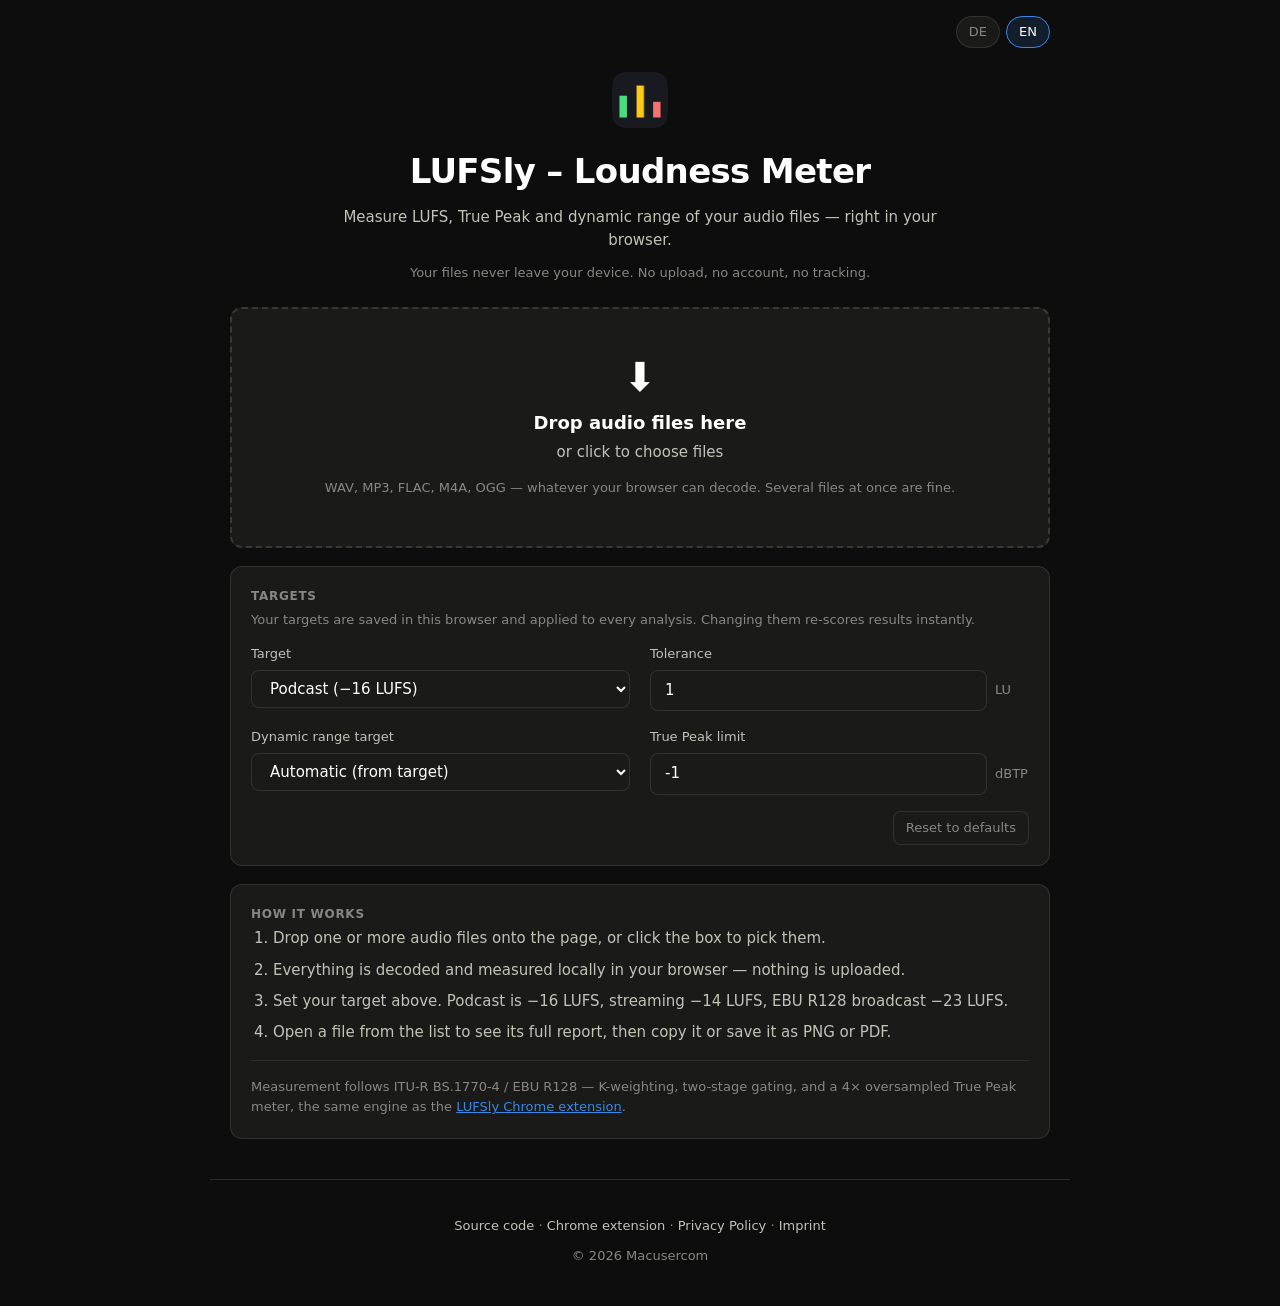
<file: index.html>
<!DOCTYPE html>
<html lang="en">
<head>
  <meta charset="UTF-8" />
  <meta name="viewport" content="width=device-width, initial-scale=1.0" />
  <meta name="theme-color" content="#0d0d0d" />
  <meta name="description" content="Analyze LUFS, True Peak and dynamic range of your audio files entirely in your browser. No upload, no account, no tracking." />
  <title>LUFSly – LUFS, True Peak &amp; Dynamic Range Analyzer</title>
  <link rel="icon" type="image/png" sizes="32x32" href="icons/icon32.png" />
  <link rel="icon" type="image/png" sizes="16x16" href="icons/icon16.png" />
  <link rel="apple-touch-icon" href="icons/icon128.png" />
  <link rel="stylesheet" href="style.css" />
</head>
<body data-title-key="indexPageTitle">

  <div class="topbar">
    <div class="lang-toggle">
      <button class="lang-btn" type="button" data-lang="de">DE</button>
      <button class="lang-btn" type="button" data-lang="en">EN</button>
    </div>
  </div>

  <header class="hero">
    <img class="logo" src="icons/icon128.png" alt="" />
    <h1 data-i18n="appName">LUFSly</h1>
    <p class="tagline" data-i18n="tagline">Measure LUFS, True Peak and dynamic range of your audio files — right in your browser.</p>
    <p class="privacy-note" data-i18n="privacyNote">Your files never leave your device. No upload, no account, no tracking.</p>
  </header>

  <main>
    <section>
      <div id="drop-zone" role="button" tabindex="0" aria-labelledby="drop-title">
        <div class="drop-icon" aria-hidden="true">⬇</div>
        <p class="drop-title" id="drop-title" data-i18n="dropTitle">Drop audio files here</p>
        <p class="drop-sub" data-i18n="dropSub">or click to choose files</p>
        <p class="drop-formats" data-i18n="dropFormats">WAV, MP3, FLAC, M4A, OGG — whatever your browser can decode. Several files at once are fine.</p>
      </div>
      <div id="analyze-progress" hidden>
        <span id="progress-text"></span>
        <div class="progress-bar"><div class="progress-fill" id="progress-fill"></div></div>
      </div>
    </section>

    <section class="card">
      <h2 data-i18n="targetsTitle">Targets</h2>
      <p class="card-hint" data-i18n="targetsHint">Your targets are saved in this browser and applied to every analysis.</p>

      <div class="field-grid">
        <div class="field">
          <label for="preset" data-i18n="presetLabel">Target</label>
          <div class="control-row">
            <select id="preset">
              <option value="podcast" data-i18n="presetPodcast">Podcast (−16 LUFS)</option>
              <option value="streaming" data-i18n="presetStreaming">Streaming (−14 LUFS)</option>
              <option value="broadcast" data-i18n="presetBroadcast">Broadcast EBU R128 (−23 LUFS)</option>
              <option value="custom" data-i18n="presetCustom">Custom</option>
              <option value="none" data-i18n="presetNone">None</option>
            </select>
            <div class="with-unit inline-extra" id="custom-target-field" hidden>
              <input type="number" id="custom-target" step="0.5" min="-40" max="0" value="-16"
                     data-i18n-aria="customTarget" />
              <span class="unit">LUFS</span>
            </div>
          </div>
        </div>

        <div class="field">
          <label for="tolerance" data-i18n="toleranceLabel">Tolerance</label>
          <div class="with-unit">
            <input type="number" id="tolerance" step="0.1" min="0" max="10" value="1" />
            <span class="unit">LU</span>
          </div>
        </div>

        <div class="field" id="dr-field">
          <label for="dr-mode" data-i18n="drTargetLabel">Dynamic range target</label>
          <div class="control-row">
            <select id="dr-mode">
              <option value="auto" data-i18n="drTargetAuto">Automatic (from target)</option>
              <option value="custom" data-i18n="drTargetCustom">Custom</option>
            </select>
            <div class="with-unit inline-extra" id="dr-custom-field" hidden>
              <input type="number" id="dr-target" step="0.5" min="0.5" max="30" value="4"
                     data-i18n-aria="drCustomValue" />
              <span class="unit">LU</span>
            </div>
          </div>
        </div>

        <div class="field">
          <label for="tp-limit" data-i18n="tpLimitLabel">True Peak limit</label>
          <div class="with-unit">
            <input type="number" id="tp-limit" step="0.1" min="-10" max="0" value="-1" />
            <span class="unit">dBTP</span>
          </div>
        </div>
      </div>

      <div class="targets-foot">
        <button type="button" id="btn-reset-targets" data-i18n="resetTargets">Reset to defaults</button>
      </div>
    </section>

    <section class="card" id="queue-card" hidden>
      <h2 data-i18n="queueTitle">Analyzed files</h2>
      <p class="card-hint" data-i18n="queueHint">Click a file to see its full report.</p>
      <div class="queue-head" aria-hidden="true">
        <span data-i18n="colFile">File</span>
        <span data-i18n="colIntegrated">Integrated</span>
        <span data-i18n="colTruePeak">True Peak</span>
        <span data-i18n="colLra">LRA</span>
        <span></span>
      </div>
      <div id="queue-list"></div>
      <div class="queue-foot">
        <button type="button" id="btn-clear-queue" data-i18n="clearQueue">Clear all</button>
      </div>
    </section>

    <section class="card" id="report" hidden>
      <h2 data-i18n="reportTitle">Analysis report</h2>
      <p class="report-filename" id="report-file"></p>

      <div id="report-verdicts"></div>

      <h3 data-i18n="dynamicsTitle">Dynamic range</h3>
      <div class="dr-bar" id="dr-bar"></div>
      <div class="dr-scale" id="dr-scale"></div>

      <div id="report-table"></div>

      <details class="meta-details" id="meta-details" hidden>
        <summary data-i18n="metaTitle">File metadata</summary>
        <div id="meta-list"></div>
      </details>

      <h3><span data-i18n="loudnessHistory">Short-term loudness over time</span><span class="info" data-info="infoLoudnessHistory"></span></h3>
      <div class="chart-wrap">
        <canvas id="report-chart"></canvas>
        <div class="chart-cursor" hidden></div>
        <div class="chart-tip" id="chart-tip" hidden></div>
      </div>

      <h3><span data-i18n="peakHistory">True Peak over time</span><span class="info" data-info="infoPeakHistory"></span></h3>
      <div class="chart-wrap">
        <canvas id="peak-chart"></canvas>
        <div class="chart-cursor" hidden></div>
        <div class="chart-tip" id="peak-tip" hidden></div>
      </div>
      <p class="clip-times" id="clip-times" hidden></p>

      <h3><span data-i18n="drHistory">Dynamic range over time</span><span class="info" data-info="infoDrHistory"></span></h3>
      <div class="chart-wrap">
        <canvas id="dr-chart"></canvas>
        <div class="chart-cursor" hidden></div>
        <div class="chart-tip" id="dr-tip" hidden></div>
      </div>

      <div class="report-actions">
        <button type="button" id="btn-copy" data-i18n="copyReport">Copy</button>
        <button type="button" id="btn-save-png" data-i18n="savePng">Save PNG</button>
        <button type="button" id="btn-save-pdf" data-i18n="savePdf">Save PDF</button>
      </div>
    </section>

    <section class="card">
      <h2 data-i18n="howTitle">How it works</h2>
      <ol class="how-list">
        <li data-i18n="howStep1"></li>
        <li data-i18n="howStep2"></li>
        <li data-i18n="howStep3"></li>
        <li data-i18n="howStep4"></li>
      </ol>
      <p class="standards-note" data-i18n-html="standardsNote"></p>
    </section>
  </main>

  <footer>
    <p class="footer-links">
      <a href="https://github.com/Macusercom/lufsly" target="_blank" rel="noopener" data-i18n="footerSource">Source code</a>
      ·
      <a href="https://github.com/Macusercom/lufsly-extension" target="_blank" rel="noopener" data-i18n="footerExtension">Chrome extension</a>
      ·
      <a href="privacy.html" data-i18n="footerPrivacy">Privacy Policy</a>
      ·
      <a href="imprint.html" data-i18n="footerImprint">Imprint</a>
    </p>
    <p class="footer-copyright" data-i18n="footerCopyright">© 2026 Macusercom</p>
  </footer>

  <div id="drop-overlay" data-i18n="dropOverlay" hidden>Drop the files to analyze them</div>

  <script type="module" src="app.js"></script>
</body>
</html>
</file>
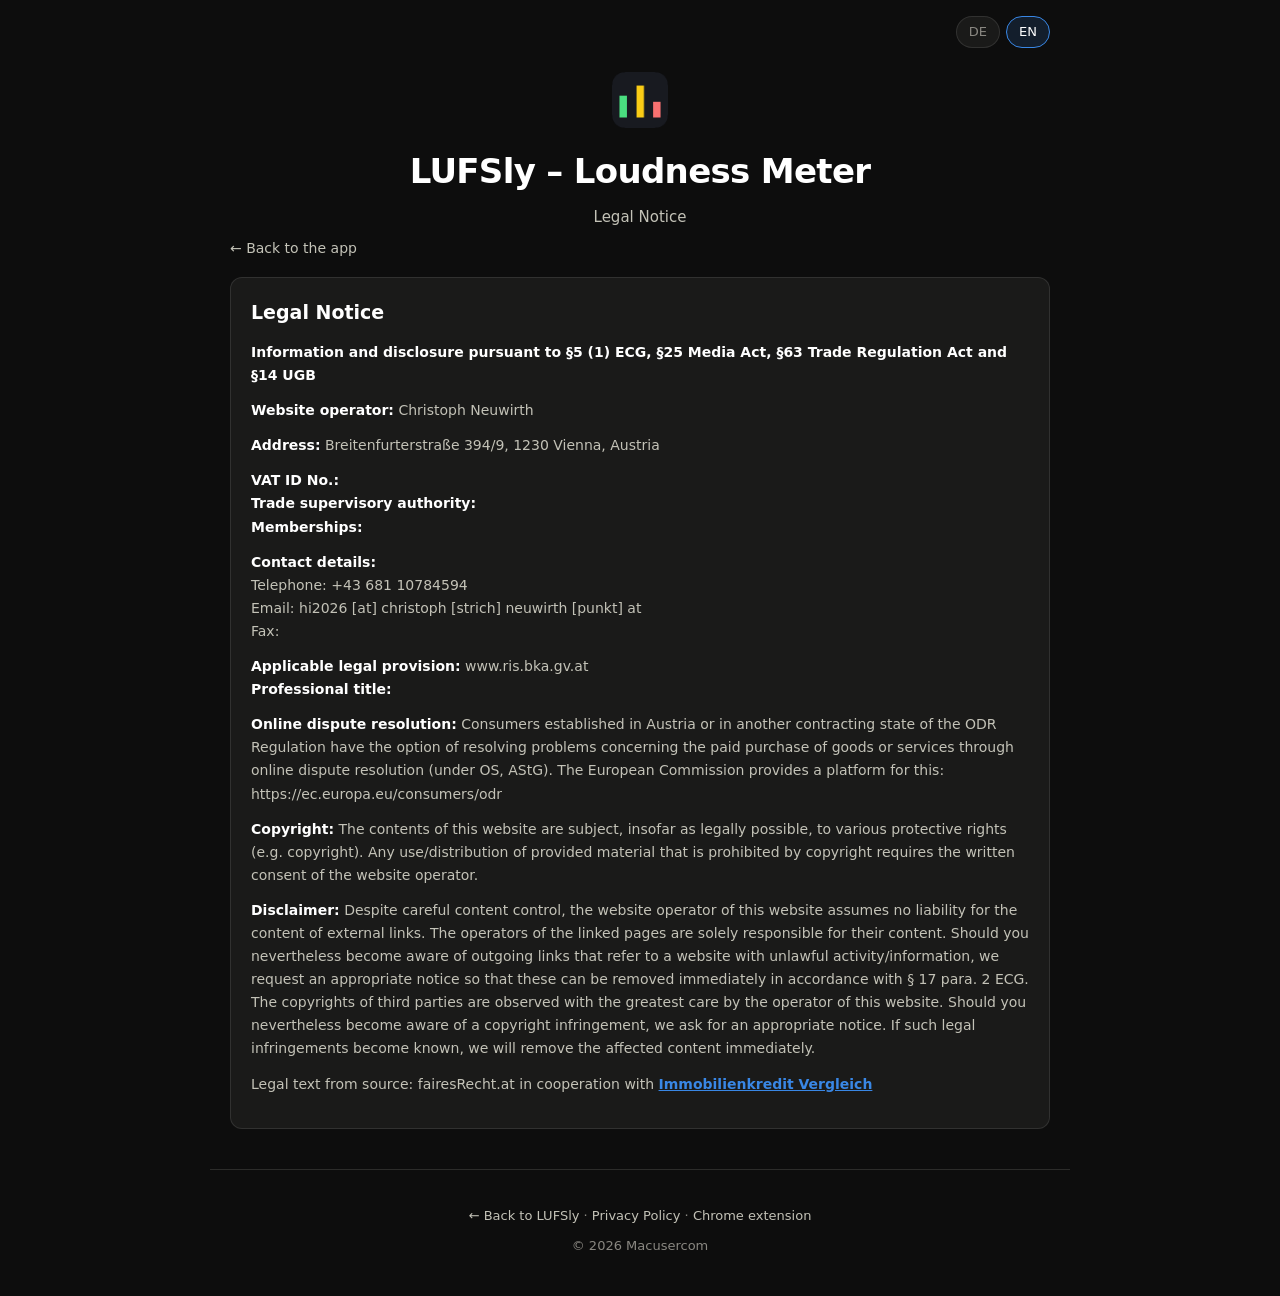
<file: imprint.html>
<!DOCTYPE html>
<html lang="en">
<head>
  <meta charset="UTF-8" />
  <meta name="viewport" content="width=device-width, initial-scale=1.0" />
  <meta name="theme-color" content="#0d0d0d" />
  <meta name="robots" content="noindex" />
  <title>Imprint – LUFSly</title>
  <link rel="icon" type="image/png" sizes="32x32" href="icons/icon32.png" />
  <link rel="icon" type="image/png" sizes="16x16" href="icons/icon16.png" />
  <link rel="apple-touch-icon" href="icons/icon128.png" />
  <link rel="stylesheet" href="style.css" />
</head>
<body data-title-key="imprintPageTitle">

  <div class="topbar">
    <div class="lang-toggle">
      <button class="lang-btn" type="button" data-lang="de">DE</button>
      <button class="lang-btn" type="button" data-lang="en">EN</button>
    </div>
  </div>

  <header class="hero">
    <img class="logo" src="icons/icon128.png" alt="" />
    <h1 data-i18n="appName">LUFSly</h1>
    <p class="tagline" data-i18n="imprintTitle">Legal Notice</p>
  </header>

  <nav class="back-nav"><a href="index.html" data-i18n="backToApp">← Back to the app</a></nav>

  <main>
    <section class="card legal-content" data-i18n-html="imprintBody"></section>
  </main>

  <footer>
    <p class="footer-links">
      <a href="index.html" data-i18n="backToLUFSly">← Back to LUFSly</a>
      ·
      <a href="privacy.html" data-i18n="footerPrivacy">Privacy Policy</a>
      ·
      <a href="https://github.com/Macusercom/lufsly-extension" target="_blank" rel="noopener" data-i18n="footerExtension">Chrome extension</a>
    </p>
    <p class="footer-copyright" data-i18n="footerCopyright">© 2026 Macusercom</p>
  </footer>

  <script type="module">
    import { initLang } from './i18n.js';
    initLang();
  </script>
</body>
</html>
</file>
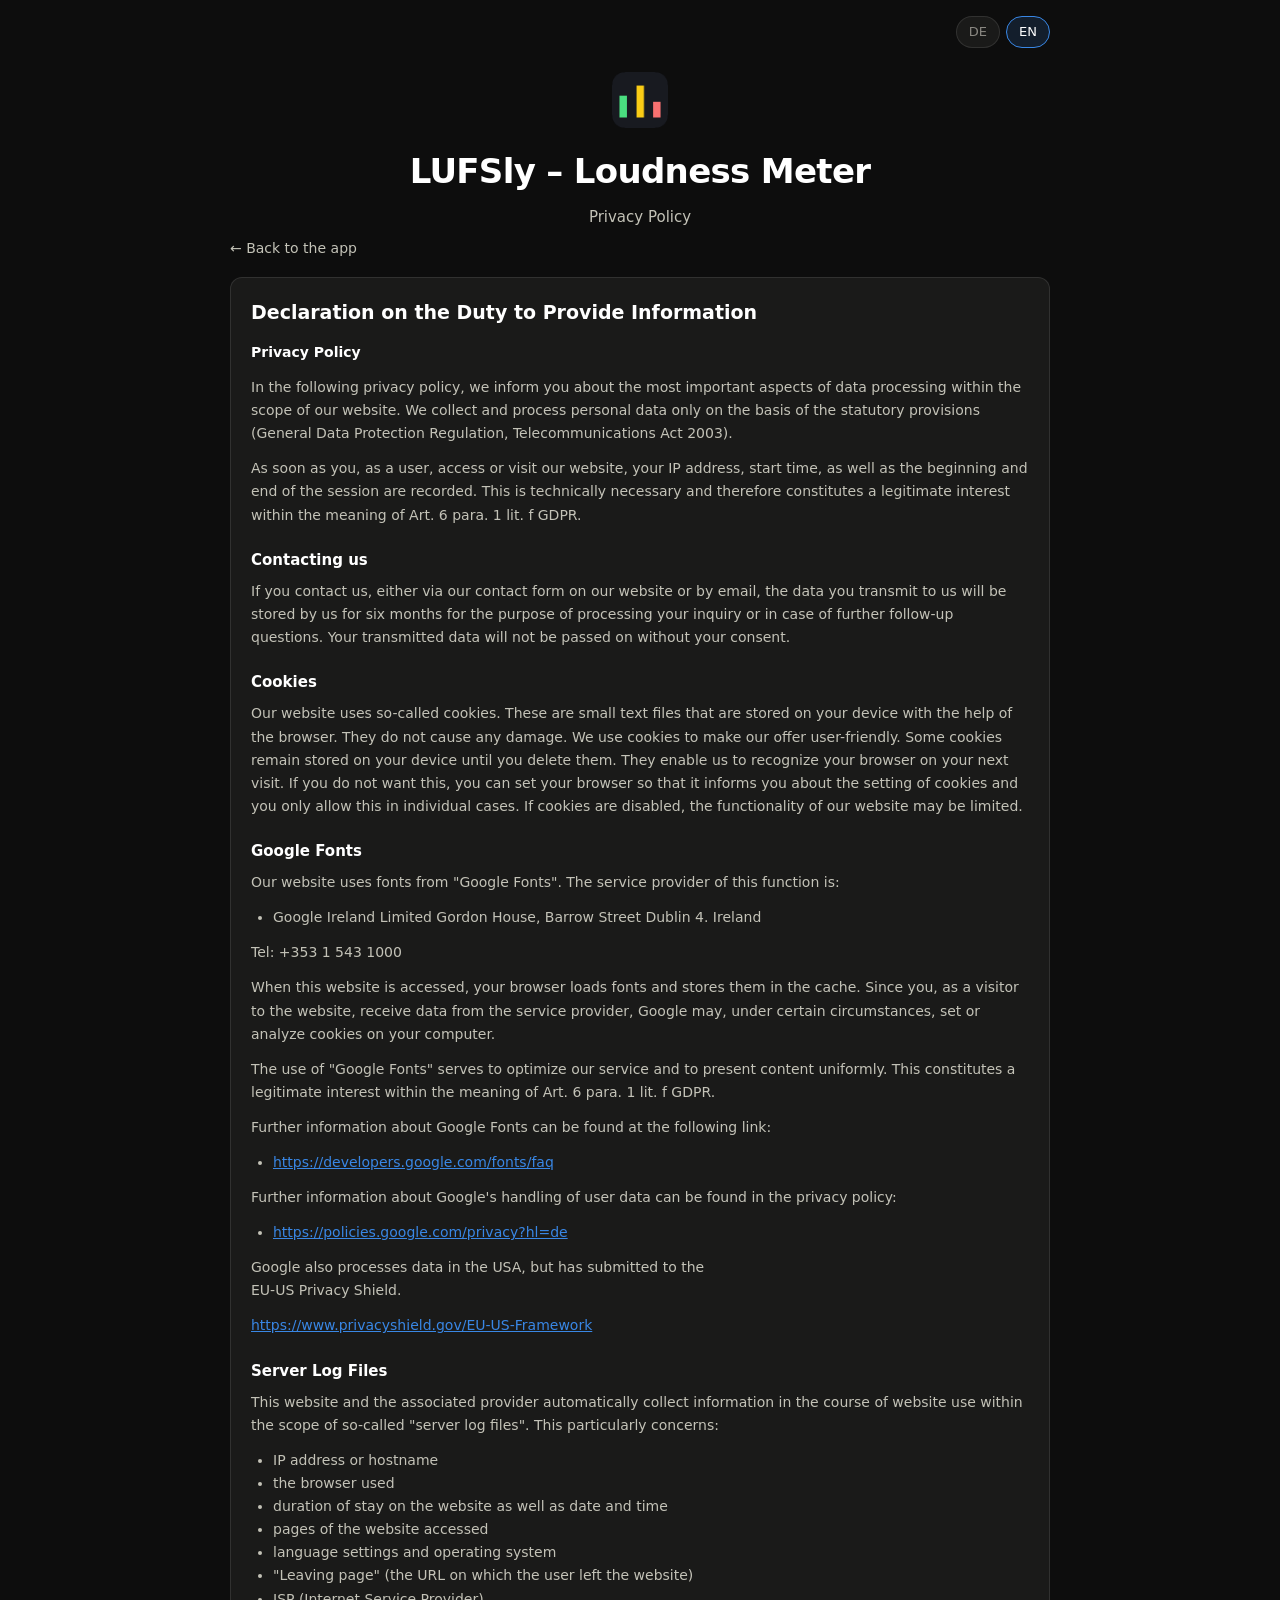
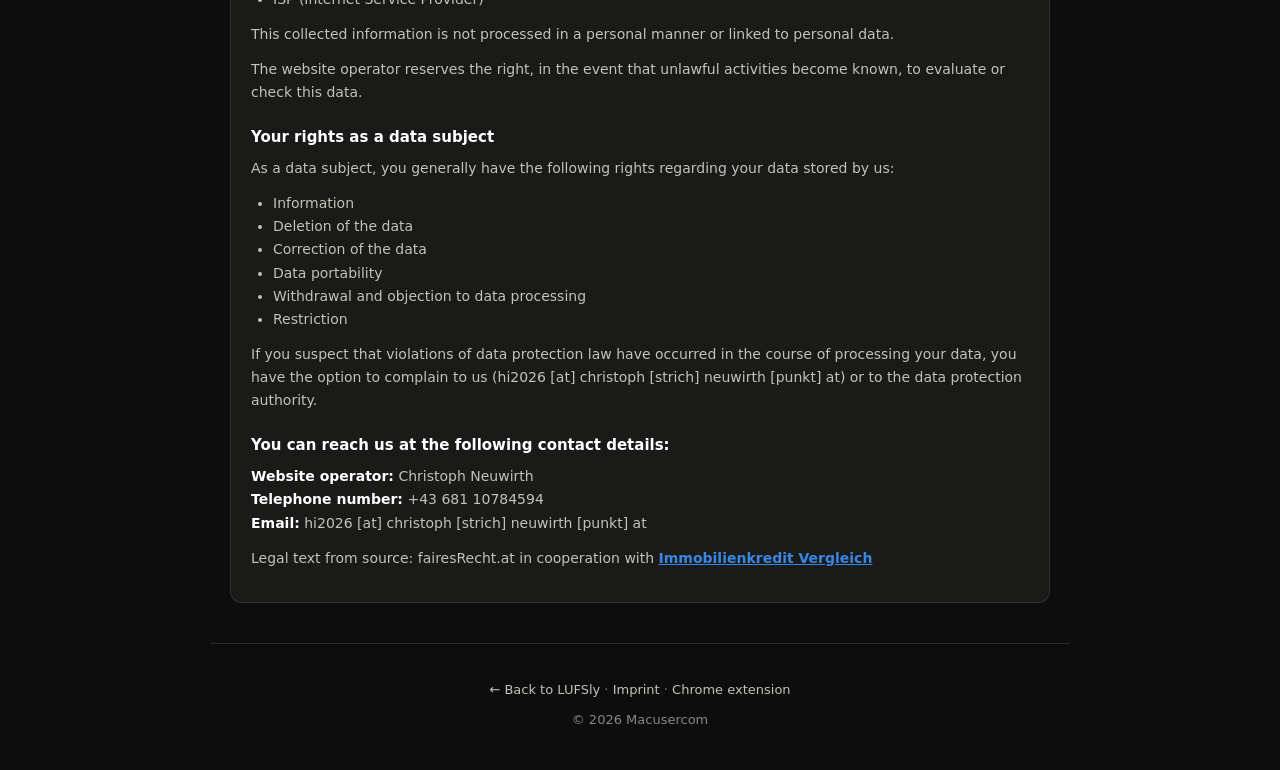
<file: privacy.html>
<!DOCTYPE html>
<html lang="en">
<head>
  <meta charset="UTF-8" />
  <meta name="viewport" content="width=device-width, initial-scale=1.0" />
  <meta name="theme-color" content="#0d0d0d" />
  <meta name="robots" content="noindex" />
  <title>Privacy – LUFSly</title>
  <link rel="icon" type="image/png" sizes="32x32" href="icons/icon32.png" />
  <link rel="icon" type="image/png" sizes="16x16" href="icons/icon16.png" />
  <link rel="apple-touch-icon" href="icons/icon128.png" />
  <link rel="stylesheet" href="style.css" />
</head>
<body data-title-key="privacyPageTitle">

  <div class="topbar">
    <div class="lang-toggle">
      <button class="lang-btn" type="button" data-lang="de">DE</button>
      <button class="lang-btn" type="button" data-lang="en">EN</button>
    </div>
  </div>

  <header class="hero">
    <img class="logo" src="icons/icon128.png" alt="" />
    <h1 data-i18n="appName">LUFSly</h1>
    <p class="tagline" data-i18n="privacyTitle">Privacy Policy</p>
  </header>

  <nav class="back-nav"><a href="index.html" data-i18n="backToApp">← Back to the app</a></nav>

  <main>
    <section class="card legal-content" data-i18n-html="privacyBody"></section>
  </main>

  <footer>
    <p class="footer-links">
      <a href="index.html" data-i18n="backToLUFSly">← Back to LUFSly</a>
      ·
      <a href="imprint.html" data-i18n="footerImprint">Imprint</a>
      ·
      <a href="https://github.com/Macusercom/lufsly-extension" target="_blank" rel="noopener" data-i18n="footerExtension">Chrome extension</a>
    </p>
    <p class="footer-copyright" data-i18n="footerCopyright">© 2026 Macusercom</p>
  </footer>

  <script type="module">
    import { initLang } from './i18n.js';
    initLang();
  </script>
</body>
</html>
</file>
<file: style.css>
/* Palette carried over from the LUFSly extension side panel. The canvas
   chart and the PNG/PDF export read these variables by name via
   getComputedStyle — renaming one silently breaks the exports. */
:root {
  color-scheme: dark;
  --page: #0d0d0d;
  --surface: #1a1a19;
  --ink: #ffffff;
  --ink-2: #c3c2b7;
  --muted: #898781;
  --grid: #2c2c2a;
  --baseline: #383835;
  --border: rgba(255, 255, 255, 0.10);
  --accent: #3987e5;
  --good: #0ca30c;
  --warning: #fab219;
  --serious: #ec835a;
  --critical: #d03b3b;
  --darkred: #7e2222;

  --radius: 12px;
  --wrap: 860px;
}

* { box-sizing: border-box; }
[hidden] { display: none !important; }

html, body {
  margin: 0;
  padding: 0;
  background: var(--page);
  color: var(--ink);
  font: 15px/1.55 system-ui, -apple-system, "Segoe UI", Roboto, sans-serif;
  -webkit-font-smoothing: antialiased;
}

a { color: var(--accent); }

button, select, input[type="number"] {
  font: inherit;
  color: var(--ink);
  background: var(--surface);
  border: 1px solid var(--border);
  border-radius: 8px;
  padding: 8px 14px;
  cursor: pointer;
}
input[type="number"] { cursor: text; }
button:hover { background: #242423; }
button:focus-visible, select:focus-visible, input:focus-visible,
[tabindex]:focus-visible { outline: 2px solid var(--accent); outline-offset: 2px; }
button.primary { background: var(--accent); border-color: transparent; }
button.primary:hover { background: #2a78d6; }
button:disabled { opacity: 0.5; cursor: default; }

/* ---------- page chrome ---------- */

.topbar {
  max-width: var(--wrap);
  margin: 0 auto;
  padding: 16px 20px 0;
  display: flex;
  justify-content: flex-end;
}
.lang-toggle { display: flex; gap: 6px; }
.lang-btn {
  padding: 5px 12px;
  font-size: 13px;
  border-radius: 99px;
  color: var(--muted);
}
.lang-btn.active {
  background: rgba(57, 135, 229, 0.14);
  border-color: var(--accent);
  color: var(--ink);
}

.hero {
  max-width: var(--wrap);
  margin: 0 auto;
  padding: 24px 20px 8px;
  text-align: center;
}
.hero .logo { height: 56px; width: 56px; image-rendering: auto; }
.hero h1 {
  margin: 10px 0 0;
  font-size: clamp(26px, 5vw, 34px);
  letter-spacing: -0.02em;
}
.hero .tagline {
  margin: 8px auto 0;
  /* Wide enough that the German string — the longer of the two — stays on
     one line instead of wrapping to a lone orphan word. */
  max-width: 640px;
  color: var(--ink-2);
  font-size: 15px;
}
.hero .privacy-note {
  margin: 10px 0 0;
  color: var(--muted);
  font-size: 13px;
}

main {
  max-width: var(--wrap);
  margin: 0 auto;
  padding: 16px 20px 40px;
  display: flex;
  flex-direction: column;
  gap: 18px;
}

.card {
  background: var(--surface);
  border: 1px solid var(--border);
  border-radius: var(--radius);
  padding: 20px;
}
.card > h2 {
  margin: 0 0 4px;
  font-size: 12px;
  font-weight: 600;
  color: var(--muted);
  text-transform: uppercase;
  letter-spacing: 0.06em;
  display: flex;
  align-items: center;
}
.card-hint { margin: 0 0 14px; color: var(--muted); font-size: 13px; }

/* ---------- drop zone ---------- */

#drop-zone {
  border: 2px dashed var(--baseline);
  border-radius: var(--radius);
  padding: 48px 24px;
  text-align: center;
  cursor: pointer;
  background: var(--surface);
  transition: border-color 0.15s, background 0.15s;
}
#drop-zone:hover, #drop-zone.dragover {
  border-color: var(--accent);
  background: rgba(57, 135, 229, 0.07);
}
.drop-icon { font-size: 40px; line-height: 1; }
.drop-title { margin: 12px 0 4px; font-size: 18px; font-weight: 600; }
.drop-sub { margin: 0; color: var(--ink-2); }
.drop-formats { margin: 14px 0 0; color: var(--muted); font-size: 13px; }

#drop-overlay {
  position: fixed; inset: 10px; z-index: 100;
  display: flex; align-items: center; justify-content: center;
  background: rgba(13, 13, 13, 0.9);
  border: 2px dashed var(--accent);
  border-radius: var(--radius);
  font-size: 20px; font-weight: 600; text-align: center; padding: 24px;
  pointer-events: none;
}

#analyze-progress {
  margin-top: 14px;
  color: var(--ink-2);
  font-variant-numeric: tabular-nums;
  text-align: center;
  /* Names are shortened before they get here, but a single unbroken word still
     has to break rather than push the page sideways. */
  overflow-wrap: anywhere;
}
#analyze-progress.error { color: var(--critical); }
.progress-bar {
  height: 4px; margin-top: 8px;
  background: var(--grid); border-radius: 2px; overflow: hidden;
}
.progress-fill {
  height: 100%; width: 0%;
  background: var(--accent);
  transition: width 120ms linear;
}

/* ---------- targets ---------- */

/* Two equal columns, so the set is two rows at any width rather than
   reflowing between one and four. The selects share the left column, the
   numeric limits the right, so like controls line up down the page. */
.field-grid { display: grid; grid-template-columns: repeat(2, minmax(0, 1fr)); gap: 16px 20px; }
.field { display: flex; flex-direction: column; gap: 6px; min-width: 0; }
.field label { color: var(--ink-2); font-size: 13px; display: flex; align-items: center; }
.field select, .field input[type="number"] { width: 100%; }
/* A "Custom" choice reveals its value input beside its own select, so the two
   stay one control instead of the number drifting into a column of its own. */
.control-row { display: flex; align-items: center; gap: 8px; }
.control-row select { flex: 1 1 auto; min-width: 0; }
.inline-extra { flex: 0 0 auto; }
.inline-extra input[type="number"] { width: 84px; }
.field .with-unit { display: flex; align-items: center; gap: 8px; }
.field .with-unit input { flex: 1; min-width: 0; }
.field .unit { color: var(--muted); font-size: 13px; white-space: nowrap; }
/* "LU" and "dBTP" differ in width; reserving the wider one keeps the two
   number inputs the same size so the right column has a straight edge. */
.field > .with-unit > .unit { min-width: 34px; }
.targets-foot { margin-top: 16px; display: flex; justify-content: flex-end; }
.targets-foot button { font-size: 13px; padding: 6px 12px; color: var(--muted); }

/* ---------- queue ---------- */

#queue-list { display: flex; flex-direction: column; gap: 8px; }
.queue-head {
  display: grid;
  grid-template-columns: 1fr 108px 104px 84px 34px;
  gap: 10px;
  padding: 0 12px 6px;
  font-size: 11px;
  text-transform: uppercase;
  letter-spacing: 0.05em;
  color: var(--muted);
}
.queue-head span:not(:first-child) { text-align: right; }
.queue-item {
  display: grid;
  grid-template-columns: 1fr 108px 104px 84px 34px;
  gap: 10px;
  align-items: center;
  width: 100%;
  padding: 12px;
  background: var(--page);
  border: 1px solid var(--border);
  border-radius: 10px;
  cursor: pointer;
  text-align: left;
  font-variant-numeric: tabular-nums;
}
.queue-item:hover { background: #151514; border-color: var(--baseline); }
.queue-item.active { border-color: var(--accent); background: rgba(57, 135, 229, 0.08); }
.queue-item .qname {
  display: flex; align-items: center; gap: 8px; min-width: 0;
}
.queue-item .qname span {
  overflow: hidden; text-overflow: ellipsis; white-space: nowrap;
}
/* The wrapper exists only so the values can regroup on narrow screens; on
   desktop it dissolves and the values become grid items themselves. */
.queue-item .qvals { display: contents; }
.queue-item .qval { text-align: right; font-size: 14px; }
.queue-remove {
  padding: 4px 8px; font-size: 14px; line-height: 1;
  background: transparent; border-color: transparent; color: var(--muted);
}
.queue-remove:hover { color: var(--critical); background: transparent; }
.queue-empty { color: var(--muted); font-size: 14px; margin: 0; }
.queue-foot { margin-top: 14px; display: flex; justify-content: flex-end; }
.queue-foot button { font-size: 13px; padding: 6px 12px; color: var(--muted); }

/* ---------- badges & value colors ---------- */

.badge { width: 10px; height: 10px; border-radius: 50%; background: var(--baseline); flex: none; }
.badge.good { background: var(--good); }
.badge.warning { background: var(--warning); }
.badge.serious { background: var(--serious); }
.badge.critical { background: var(--critical); }
.badge.darkred { background: var(--darkred); }

.val-good { color: var(--good); font-weight: 600; }
.val-warning { color: var(--warning); font-weight: 600; }
.val-serious { color: var(--serious); font-weight: 600; }
.val-critical { color: var(--critical); font-weight: 600; }
.val-darkred { color: var(--darkred); font-weight: 600; }

/* Info icons */
.info {
  display: inline-flex; align-items: center; justify-content: center;
  width: 15px; height: 15px; margin-left: 6px; flex: none;
  border: 1px solid var(--muted); border-radius: 50%;
  color: var(--muted); font-size: 10px; font-weight: 700; font-style: italic;
  text-transform: none; letter-spacing: 0; cursor: help; user-select: none;
  vertical-align: middle;
}
.info::before { content: 'i'; }
.info:hover, .info:focus { color: var(--ink); border-color: var(--ink-2); }

/* ---------- report ---------- */

#report h2 { margin: 0 0 2px; font-size: 18px; font-weight: 700; text-transform: none; letter-spacing: 0; color: var(--ink); }
.report-filename { margin: 0 0 16px; font-size: 13px; color: var(--muted); word-break: break-all; }
#report h3 { margin: 20px 0 8px; font-size: 12px; color: var(--muted); font-weight: 600; text-transform: uppercase; letter-spacing: 0.05em; }
#report-verdicts { display: flex; flex-direction: column; gap: 8px; margin-bottom: 4px; }
.verdict { display: flex; align-items: center; gap: 10px; font-size: 15px; }
/* Metrics flow into as many columns as the width allows. */
#report-table {
  display: grid;
  grid-template-columns: repeat(auto-fit, minmax(270px, 1fr));
  gap: 0 32px;
}
.metric {
  display: flex;
  justify-content: space-between;
  align-items: baseline;
  gap: 12px;
  padding: 9px 0;
  border-bottom: 1px solid var(--grid);
  font-variant-numeric: tabular-nums;
}
.metric-label { color: var(--muted); display: flex; align-items: center; }
.metric-value { font-size: 15px; text-align: right; white-space: nowrap; }

/* Dynamic-range bar */
.dr-bar { position: relative; display: flex; gap: 2px; height: 16px; margin: 8px 0 4px; }
.dr-seg { border-radius: 3px; min-width: 3px; }
.dr-seg.darkred  { background: var(--darkred); }
.dr-seg.critical { background: var(--critical); }
.dr-seg.serious  { background: var(--serious); }
.dr-seg.warning  { background: var(--warning); }
.dr-seg.good     { background: var(--good); }
.dr-pointer {
  position: absolute; top: -4px; bottom: -4px; width: 3px;
  background: var(--ink); border-radius: 2px;
  transform: translateX(-50%);
  box-shadow: 0 0 0 1px var(--page);
}
.dr-scale {
  display: flex; justify-content: space-between;
  font-size: 10px; color: var(--muted); font-variant-numeric: tabular-nums;
}

.chart-wrap { position: relative; }
.chart-wrap canvas { width: 100%; display: block; background: var(--page); border-radius: 8px; }
.meta-details { margin-top: 14px; }
.meta-details > summary {
  cursor: pointer; list-style: none;
  color: var(--ink-2); font-size: 13px;
  padding: 6px 0; user-select: none;
}
.meta-details > summary::-webkit-details-marker { display: none; }
/* Own marker before the label. Swapping the glyph rather than rotating one:
   a rotated inline-block sits off its baseline next to the text. */
.meta-details > summary::before {
  content: '▸'; display: inline-block; width: 14px; color: var(--muted);
}
.meta-details[open] > summary::before { content: '▾'; }
.meta-details > summary:hover { color: var(--accent); }
.meta-details #meta-list { margin-top: 4px; }
.meta-details .metric-value {
  font-variant-numeric: normal; text-align: right;
  overflow-wrap: anywhere; padding-left: 16px;
}

.chart-cursor {
  position: absolute; pointer-events: none;
  width: 1px; background: var(--ink-2); opacity: 0.55;
}
.chart-tip {
  position: absolute; pointer-events: none;
  background: var(--surface); border: 1px solid var(--border); border-radius: 6px;
  padding: 4px 8px; font-size: 12px; color: var(--ink-2);
  transform: translate(-50%, -130%); white-space: nowrap;
  font-variant-numeric: tabular-nums;
}
.clip-times {
  margin: 8px 0 0; font-size: 12px; color: var(--critical);
  font-variant-numeric: tabular-nums;
}
.report-actions { display: flex; gap: 10px; margin-top: 20px; flex-wrap: wrap; }
.report-actions button { flex: 1; min-width: 120px; }

/* ---------- how it works ---------- */

.how-list { margin: 0; padding-left: 22px; color: var(--ink-2); }
.how-list li { margin-bottom: 8px; }
.standards-note {
  margin: 16px 0 0; padding-top: 16px;
  border-top: 1px solid var(--grid);
  color: var(--muted); font-size: 13px;
}

/* ---------- legal pages ---------- */

.back-nav { max-width: var(--wrap); margin: 0 auto; padding: 0 20px; }
.back-nav a { color: var(--ink-2); text-decoration: none; font-size: 14px; }
.back-nav a:hover { color: var(--accent); }

.legal-content h3,
.legal-content h4 { margin: 0 0 14px; font-size: 19px; }
.legal-content h5 { margin: 22px 0 8px; font-size: 15px; color: var(--ink); }
.legal-content p { margin: 0 0 12px; font-size: 14px; line-height: 1.65; color: var(--ink-2); }
.legal-content ul { padding-left: 22px; margin: 0 0 12px; }
.legal-content li { font-size: 14px; line-height: 1.65; color: var(--ink-2); }
.legal-content a { color: var(--accent); word-break: break-word; }
.legal-content b, .legal-content strong { color: var(--ink); }

/* ---------- footer ---------- */

footer {
  max-width: var(--wrap);
  margin: 0 auto;
  padding: 28px 20px 40px;
  border-top: 1px solid var(--grid);
  text-align: center;
  color: var(--muted);
  font-size: 13px;
}
.footer-links { margin: 8px 0 0; }
.footer-links a { color: var(--ink-2); text-decoration: none; }
.footer-links a:hover { color: var(--accent); text-decoration: underline; }
.footer-copyright { margin: 10px 0 0; }

/* ---------- narrow screens ---------- */

@media (max-width: 640px) {
  /* The 220px number column no longer earns its width here. */
  .field-grid { grid-template-columns: minmax(0, 1fr); }
  .queue-head { display: none; }
  .queue-item {
    grid-template-columns: 1fr auto;
    grid-template-areas: "name remove" "vals vals";
    row-gap: 8px;
  }
  .queue-item .qname { grid-area: name; }
  .queue-remove { grid-area: remove; }
  .queue-item .qvals {
    display: flex; grid-area: vals; gap: 16px; flex-wrap: wrap;
  }
  .queue-item .qval { text-align: left; }
  /* Values move below the filename, each carrying the header it lost. */
  .queue-item .qval::before {
    content: attr(data-label) ' ';
    color: var(--muted);
    font-size: 11px;
    text-transform: uppercase;
    letter-spacing: 0.05em;
    font-weight: 400;
  }
  #drop-zone { padding: 32px 16px; }
  .report-actions button { flex-basis: 100%; }
}
</file>
